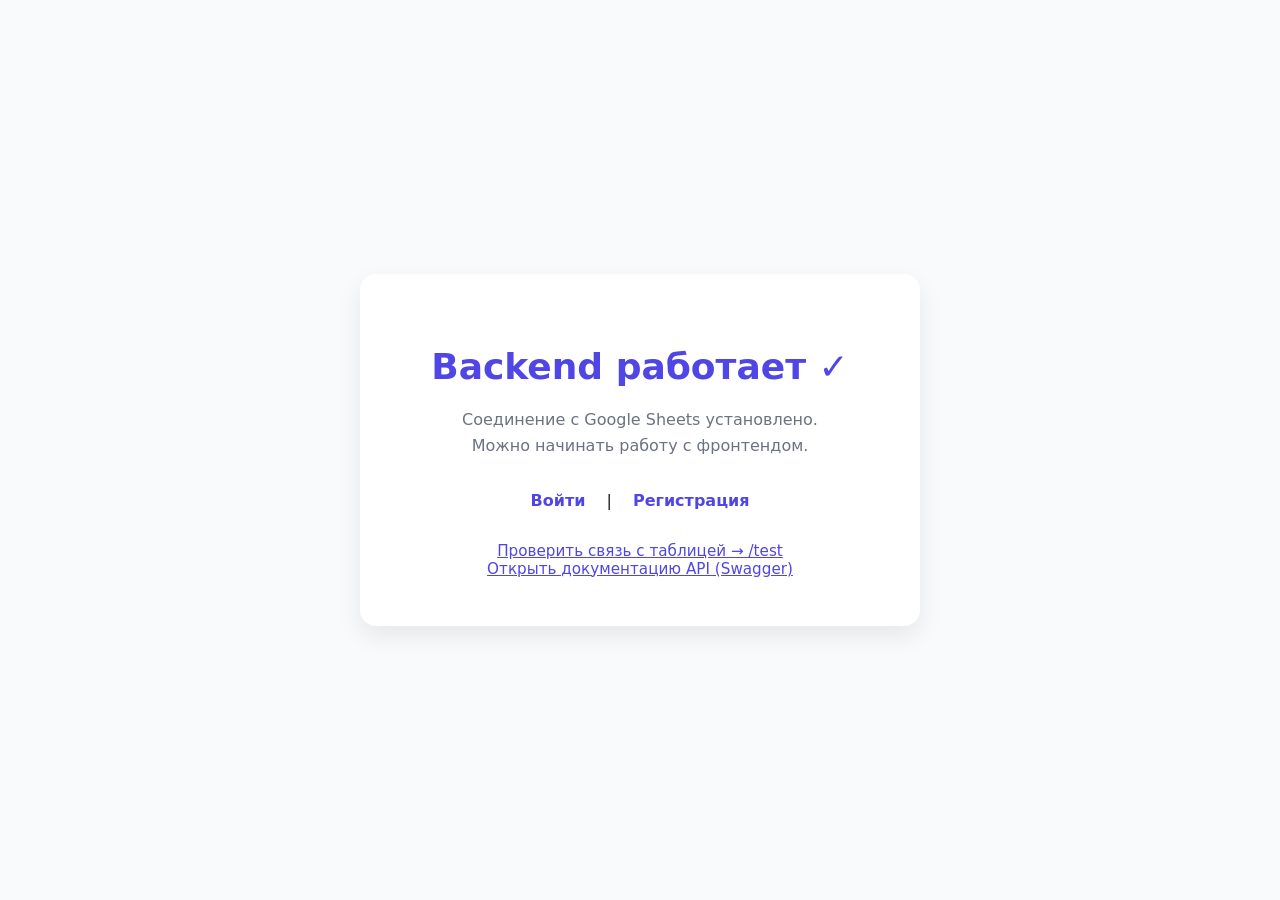
<file: static/index.html>
<!DOCTYPE html>
<html lang="ru">
<head>
  <meta charset="UTF-8">
  <meta name="viewport" content="width=device-width, initial-scale=1.0">
  <title>Marketplace | Добро пожаловать</title>
  <style>
    body {
      font-family: system-ui, -apple-system, sans-serif;
      background: #f9fafb;
      color: #111827;
      margin: 0;
      padding: 0;
      display: flex;
      justify-content: center;
      align-items: center;
      min-height: 100vh;
    }
    .card {
      background: white;
      padding: 3rem 2.5rem;
      border-radius: 1rem;
      box-shadow: 0 10px 25px rgba(0,0,0,0.08);
      max-width: 480px;
      width: 90%;
      text-align: center;
    }
    h1 {
      color: #4f46e5;
      margin-bottom: 1.25rem;
      font-size: 2.25rem;
    }
    p {
      color: #6b7280;
      margin-bottom: 2rem;
      line-height: 1.6;
    }
    .links a {
      color: #4f46e5;
      text-decoration: none;
      font-weight: 600;
      margin: 0 1rem;
      transition: color 0.2s;
    }
    .links a:hover {
      color: #4338ca;
      text-decoration: underline;
    }
    .test-link {
      margin-top: 2rem;
      font-size: 0.95rem;
    }
    .test-link a {
      color: #4f46e5;
    }
  </style>
</head>
<body>
  <div class="card">
    <h1>Backend работает ✓</h1>
    <p>Соединение с Google Sheets установлено.<br>Можно начинать работу с фронтендом.</p>
    
    <div class="links">
      <a href="/static/login.html">Войти</a> |
      <a href="/static/register.html">Регистрация</a>
    </div>

    <div class="test-link">
      <a href="/test">Проверить связь с таблицей → /test</a><br>
      <a href="/docs">Открыть документацию API (Swagger)</a>
    </div>
  </div>
</body>
</html>
</file>
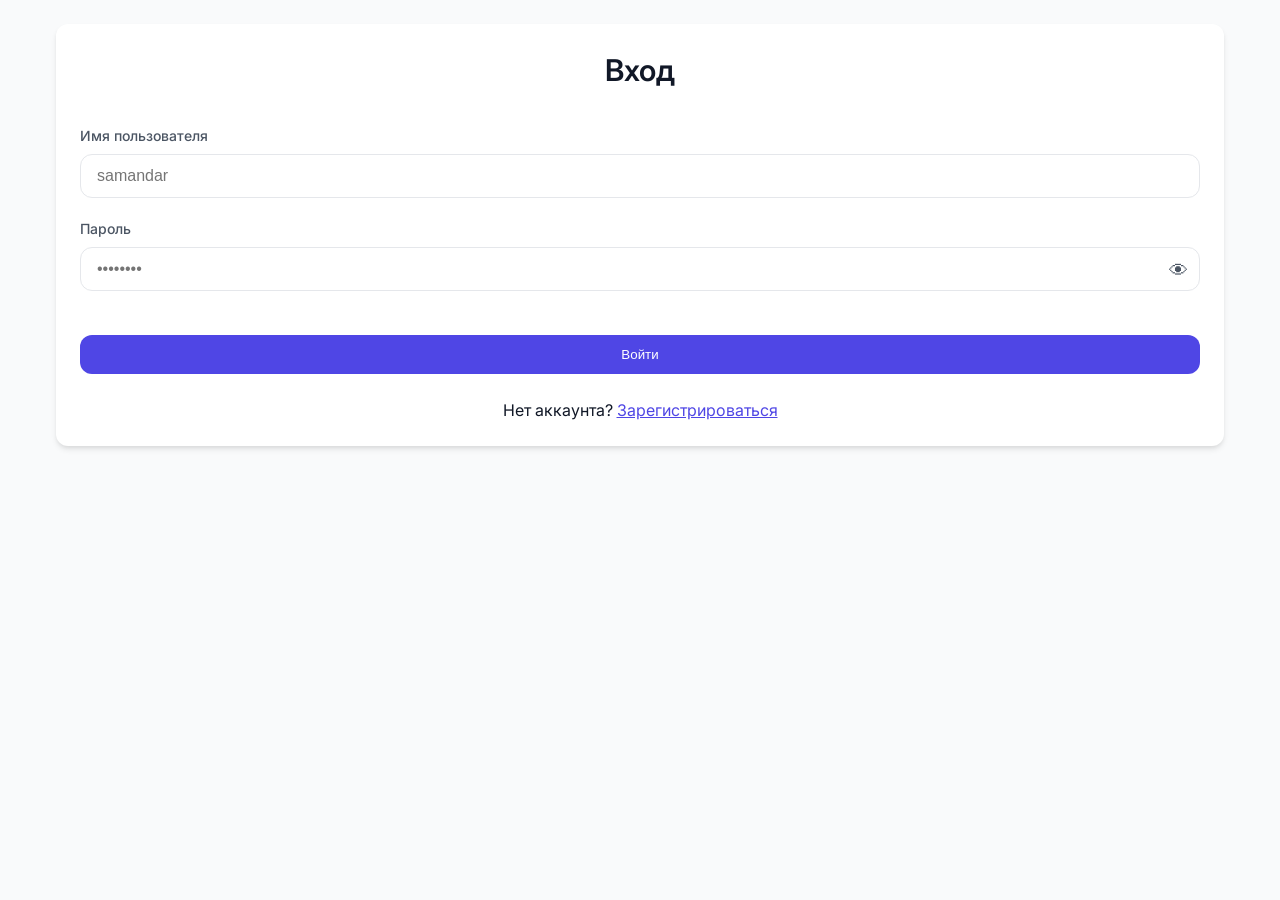
<file: static/customer.html>
<!DOCTYPE html>
<html lang="ru">
<head>
  <meta charset="UTF-8">
  <meta name="viewport" content="width=device-width, initial-scale=1.0">
  <title>Каталог и корзина — Marketplace</title>
  <link rel="stylesheet" href="css/style.css">
  <style>
    .cart-summary { margin-top: 2rem; padding: 1.5rem; background: #f3f4f6; border-radius: var(--radius); }
    .cart-item { display: flex; justify-content: space-between; align-items: center; padding: 0.75rem 0; border-bottom: 1px solid var(--border); }
    .cart-item:last-child { border-bottom: none; }
    .empty-cart { text-align: center; color: var(--text-secondary); padding: 3rem 0; }
  </style>
</head>
<body>
  <div class="container">
    <div class="dashboard-header">
      <h1>Каталог товаров</h1>
      <div style="display:flex; gap:1rem; align-items:center;">
        <button class="btn btn-outline" onclick="viewCart()">Корзина (<span id="cartCount">0</span>)</button>
        <button class="btn btn-outline" onclick="logout()">Выйти</button>
      </div>
    </div>

    <!-- Каталог -->
    <div id="productsGrid" class="card-grid"></div>
    <div id="loader" class="loader" style="margin:3rem auto;"></div>
    <div id="errorMsg" class="error-message" style="text-align:center; display:none;"></div>

    <!-- Модальное окно корзины -->
    <div id="cartModal" style="display:none; position:fixed; inset:0; background:rgba(0,0,0,0.5); z-index:1000; justify-content:center; align-items:center;">
      <div class="card" style="width:90%; max-width:500px; max-height:90vh; overflow-y:auto;">
        <div style="display:flex; justify-content:space-between; align-items:center; margin-bottom:1.5rem;">
          <h2>Ваша корзина</h2>
          <button class="btn btn-outline" onclick="closeCart()">Закрыть</button>
        </div>

        <div id="cartItems"></div>
        <div id="cartEmpty" class="empty-cart" style="display:none;">Корзина пуста</div>

        <div id="cartSummary" class="cart-summary" style="display:none;">
          <div style="display:flex; justify-content:space-between; font-weight:600; margin-bottom:1rem;">
            <span>Итого:</span>
            <span id="totalPrice">0 сум</span>
          </div>
          <button class="btn btn-primary" style="width:100%;" onclick="checkout()">Оформить заказ</button>
        </div>
      </div>
    </div>
  </div>

  <script src="js/main.js"></script>
  <script>
    const customerId = getUserId();
    if (!customerId) window.location.href = 'login.html';

    let cart = JSON.parse(localStorage.getItem('cart')) || [];

    function saveCart() {
      localStorage.setItem('cart', JSON.stringify(cart));
      document.getElementById('cartCount').textContent = cart.length;
    }

    function addToCart(product) {
      const existing = cart.find(item => item.id === product.id);
      if (existing) {
        existing.quantity += 1;
      } else {
        cart.push({ ...product, quantity: 1 });
      }
      saveCart();
      alert('Добавлено в корзину!');
    }

    function removeFromCart(productId) {
      cart = cart.filter(item => item.id !== productId);
      saveCart();
      renderCart();
    }

    function changeQuantity(productId, delta) {
      const item = cart.find(i => i.id === productId);
      if (item) {
        item.quantity = Math.max(1, item.quantity + delta);
        saveCart();
        renderCart();
      }
    }

    function renderCart() {
      const container = document.getElementById('cartItems');
      const emptyEl = document.getElementById('cartEmpty');
      const summaryEl = document.getElementById('cartSummary');

      container.innerHTML = '';
      if (cart.length === 0) {
        emptyEl.style.display = 'block';
        summaryEl.style.display = 'none';
        return;
      }

      emptyEl.style.display = 'none';
      summaryEl.style.display = 'block';

      let total = 0;
      container.innerHTML = cart.map(item => {
        const subtotal = item.price * item.quantity;
        total += subtotal;
        return `
          <div class="cart-item">
            <div>
              <strong>${item.name}</strong><br>
              ${item.price} сум × ${item.quantity} = ${subtotal} сум
            </div>
            <div style="display:flex; gap:0.5rem; align-items:center;">
              <button class="btn btn-outline" style="padding:0.5rem 0.75rem;" onclick="changeQuantity('${item.id}', -1)">-</button>
              <span>${item.quantity}</span>
              <button class="btn btn-outline" style="padding:0.5rem 0.75rem;" onclick="changeQuantity('${item.id}', 1)">+</button>
              <button class="btn btn-danger" style="padding:0.5rem 0.75rem;" onclick="removeFromCart('${item.id}')">×</button>
            </div>
          </div>
        `;
      }).join('');

      document.getElementById('totalPrice').textContent = total + ' сум';
    }

    function viewCart() {
      renderCart();
      document.getElementById('cartModal').style.display = 'flex';
    }

    function closeCart() {
      document.getElementById('cartModal').style.display = 'none';
    }

    async function checkout() {
      if (cart.length === 0) return alert('Корзина пуста');

      if (!confirm('Оформить заказ?')) return;

      try {
        for (const item of cart) {
          // Для простоты: каждый товар — отдельный заказ
          // Можно улучшить: один заказ с несколькими товарами
          const formData = new FormData();
          formData.append('customer_id', customerId);
          formData.append('seller_id', item.seller_id || 'unknown'); // если seller_id есть в продукте
          formData.append('product_id', item.id);
          formData.append('quantity', item.quantity);
          formData.append('total_price', item.price * item.quantity);

          await apiFetch('/api/orders', { method: 'POST', body: formData });
        }

        alert('Заказ(ы) оформлены!');
        cart = [];
        saveCart();
        closeCart();
      } catch (err) {
        alert('Ошибка оформления: ' + err.message);
      }
    }

    // Загрузка каталога
    async function loadProducts() {
      try {
        const data = await apiFetch('/api/products');
        document.getElementById('loader').style.display = 'none';

        const grid = document.getElementById('productsGrid');
        if (data.length === 0) {
          grid.innerHTML = '<p style="text-align:center;">Товаров пока нет</p>';
          return;
        }

        grid.innerHTML = data.map(p => `
          <div class="card product-card">
            ${p.image_url ? `<img src="${p.image_url}" alt="${p.name}">` : ''}
            <div class="content">
              <h3>${p.name}</h3>
              <div class="price">${p.price} сум</div>
              <p>${p.description || 'Без описания'}</p>
              <p style="margin-top:0.5rem;">На складе: ${p.stock}</p>
              <button class="btn btn-primary" style="margin-top:1rem; width:100%;" onclick='addToCart(${JSON.stringify(p)})'>
                В корзину
              </button>
            </div>
          </div>
        `).join('');
      } catch (err) {
        showError('errorMsg', err.message);
        document.getElementById('loader').style.display = 'none';
      }
    }

    window.addEventListener('load', () => {
      loadProducts();
      saveCart(); // обновляем счётчик при загрузке
    });
  </script>
</body>
</html>
</file>
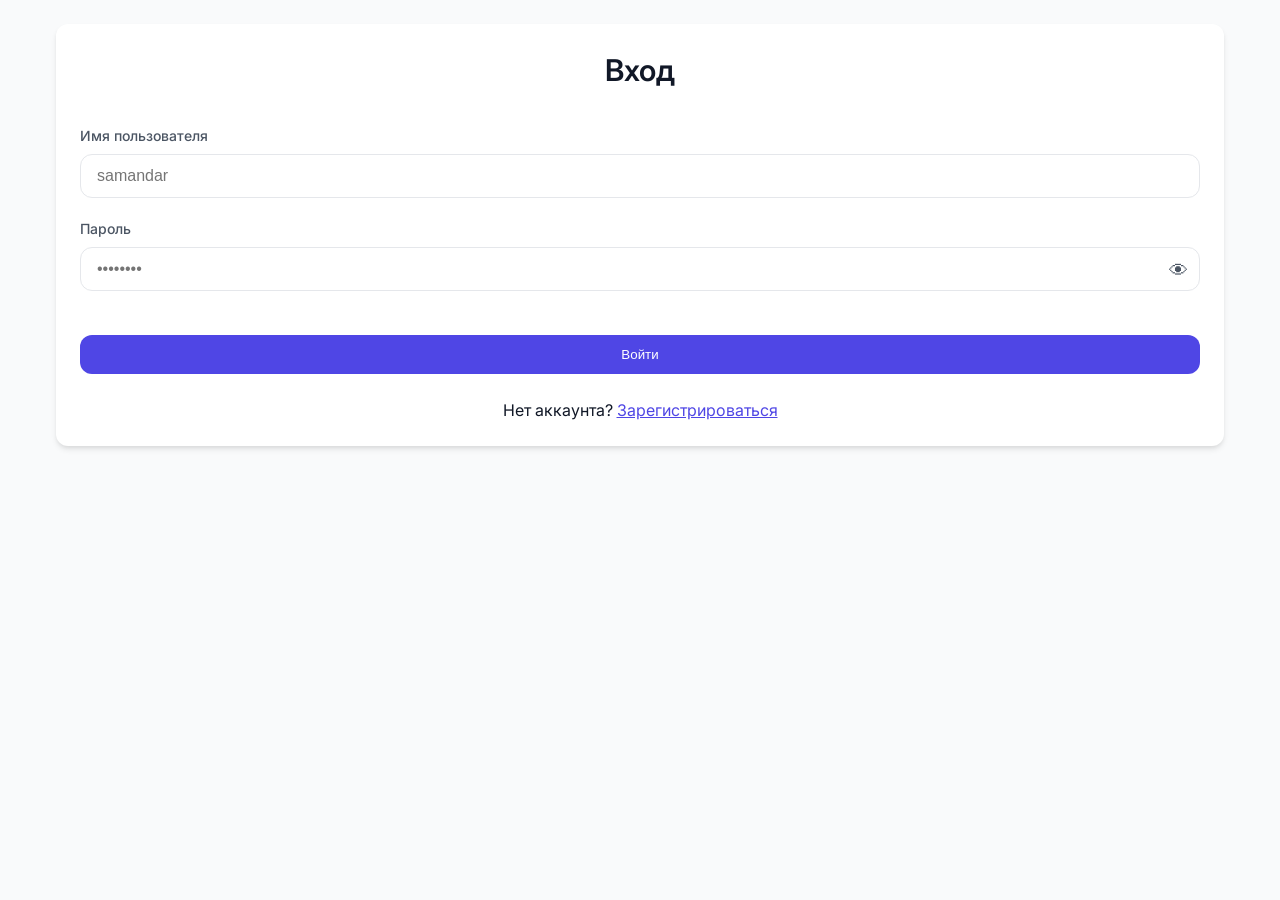
<file: static/login.html>
<!DOCTYPE html>
<html lang="ru">
<head>
  <meta charset="UTF-8">
  <meta name="viewport" content="width=device-width, initial-scale=1.0">
  <title>Вход — Marketplace</title>
  <link rel="stylesheet" href="css/style.css">
  <style>
    .password-wrapper { position: relative; }
    .toggle-password {
      position: absolute;
      right: 12px;
      top: 38px;
      cursor: pointer;
      color: var(--text-secondary);
      font-size: 1.2rem;
      user-select: none;
    }
  </style>
</head>
<body>
  <div class="container">
    <div class="card">
      <h1 style="text-align:center; margin-bottom:2rem;">Вход</h1>

      <form id="loginForm">
        <div class="input-group">
          <label for="username">Имя пользователя</label>
          <input type="text" id="username" required placeholder="samandar">
        </div>

        <div class="input-group password-wrapper">
          <label for="password">Пароль</label>
          <input type="password" id="password" required placeholder="••••••••">
          <span class="toggle-password" onclick="togglePassword('password')">👁</span>
        </div>

        <div id="errorMsg" class="error-message" style="text-align:center;"></div>

        <button type="submit" class="btn btn-primary" style="width:100%; margin-top:1.5rem;">
          Войти
        </button>
      </form>

      <p style="text-align:center; margin-top:1.5rem;">
        Нет аккаунта? <a href="register.html" style="color:var(--accent);">Зарегистрироваться</a>
      </p>
    </div>
  </div>

  <script src="js/main.js"></script>
  <script>
    function togglePassword(id) {
      const input = document.getElementById(id);
      const icon = input.nextElementSibling;
      if (input.type === 'password') {
        input.type = 'text';
        icon.textContent = '🙈';
      } else {
        input.type = 'password';
        icon.textContent = '👁';
      }
    }

    document.getElementById('loginForm').addEventListener('submit', async (e) => {
      e.preventDefault();

      const username = document.getElementById('username').value.trim();
      const password = document.getElementById('password').value;
      const errorEl = document.getElementById('errorMsg');

      errorEl.style.display = 'none';

      try {
        const formData = new FormData();
        formData.append('username', username);
        formData.append('password', password);

        const data = await apiFetch('/api/login', { method: 'POST', body: formData });

        saveUserId(data.user_id);
        window.location.href = data.redirect;
      } catch (err) {
        let msg = err.message;
        if (msg.includes('not found')) msg = 'Пользователь не найден';
        if (msg.includes('password')) msg = 'Неверный пароль';
        errorEl.textContent = msg;
        errorEl.style.display = 'block';
      }
    });
  </script>
</body>
</html>
</file>
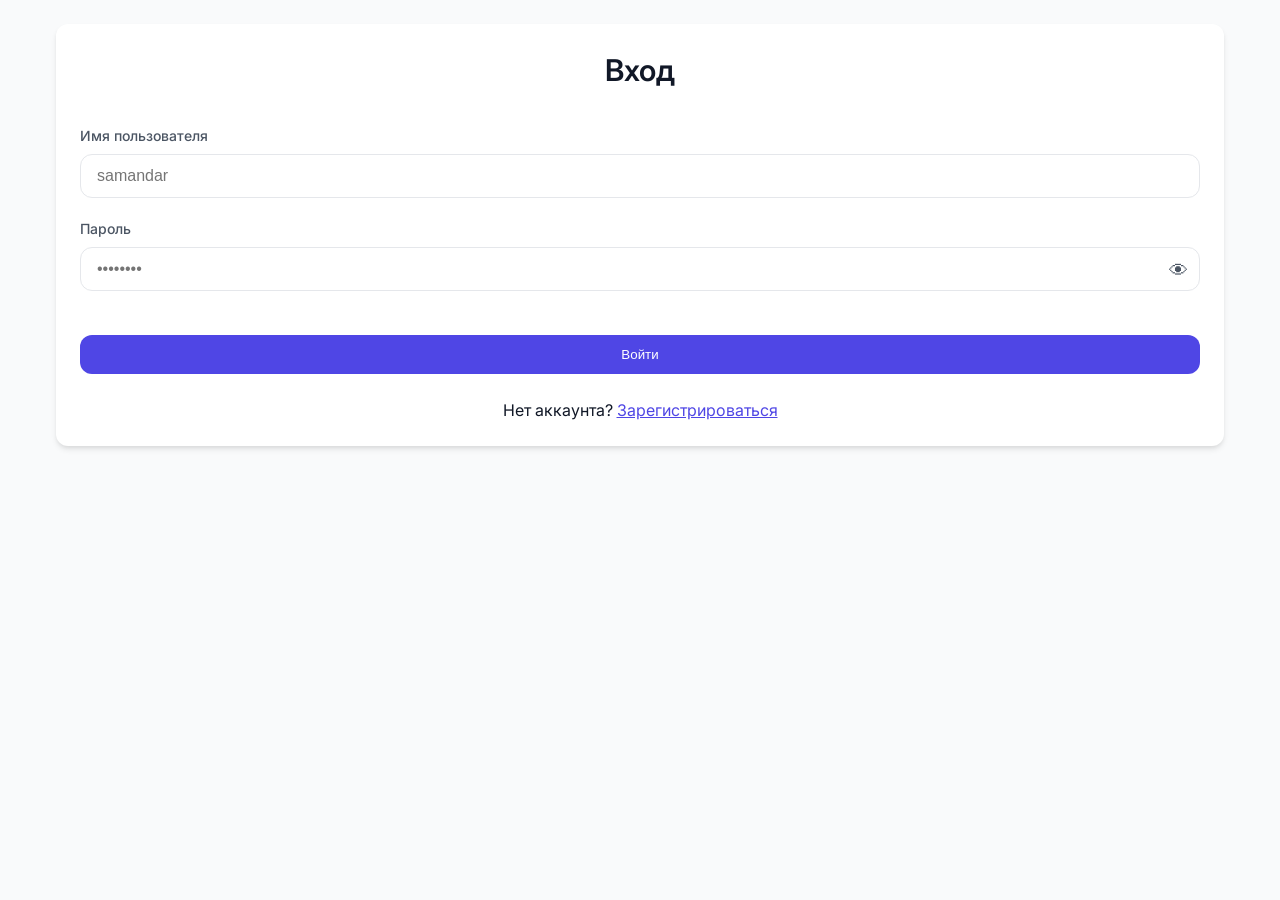
<file: static/logist.html>
<!DOCTYPE html>
<html lang="ru">
<head>
  <meta charset="UTF-8">
  <meta name="viewport" content="width=device-width, initial-scale=1.0">
  <title>Заказы на доставку — Marketplace</title>
  <link rel="stylesheet" href="css/style.css">
  <style>
    .tabs { display: flex; gap: 1rem; margin-bottom: 1.5rem; }
    .tab-btn { padding: 0.75rem 1.5rem; border: none; background: var(--border); color: var(--text-primary); cursor: pointer; border-radius: var(--radius); transition: all 0.2s; }
    .tab-btn.active { background: var(--accent); color: white; }
    #modal { display: none; position: fixed; inset: 0; background: rgba(0,0,0,0.5); z-index: 1000; justify-content: center; align-items: center; }
    .modal-content { background: white; padding: 2rem; border-radius: var(--radius); max-width: 400px; text-align: center; box-shadow: var(--shadow-md); }
    .close-modal { margin-top: 1rem; padding: 0.75rem 1.5rem; background: var(--accent); color: white; border: none; border-radius: var(--radius); cursor: pointer; }
  </style>
</head>
<body>
  <div class="container">
    <div class="dashboard-header">
      <h1>Заказы на доставку</h1>
      <button class="btn btn-outline" onclick="logout()">Выйти</button>
    </div>

    <div class="tabs">
      <button class="tab-btn active" onclick="showTab('new')">Новые заказы</button>
      <button class="tab-btn" onclick="showTab('accepted')">Мои принятые заказы</button>
    </div>

    <div id="loader" class="loader" style="display:block;"></div>
    <div id="ordersList" style="display:none;"></div>
    <div id="errorMsg" class="error-message" style="text-align:center; display:none;"></div>
  </div>

  <!-- Модальное окно после принятия -->
  <div id="modal">
    <div class="modal-content">
      <h2>Вы приняли заказ!</h2>
      <p>Свяжитесь с покупателем и продавцом для деталей доставки:</p>
      <div id="modalContent"></div>
      <button class="close-modal" onclick="document.getElementById('modal').style.display='none'">Закрыть</button>
    </div>
  </div>

  <script src="js/main.js"></script>
  <script>
    const logistId = getUserId();
    if (!logistId) window.location.href = 'login.html';

    let currentTab = 'new';

    function showTab(tab) {
      currentTab = tab;
      document.querySelectorAll('.tab-btn').forEach(btn => btn.classList.remove('active'));
      document.querySelector(`.tab-btn[onclick="showTab('${tab}')"]`).classList.add('active');
      loadOrders();
    }

    async function loadOrders() {
      try {
        const orders = await apiFetch(`/api/orders/logist?logist_id=${logistId}`);
        const container = document.getElementById('ordersList');
        document.getElementById('loader').style.display = 'none';
        container.style.display = 'block';

        if (orders.length === 0) {
          container.innerHTML = '<p style="text-align:center; color:var(--text-secondary);">Нет заказов</p>';
          return;
        }

        const users = await apiFetch('/api/users');
        const products = await apiFetch('/api/products');

        const filtered = currentTab === 'new' 
          ? orders.filter(o => o.status === 'new')
          : orders.filter(o => o.logist_id === logistId);

        if (filtered.length === 0) {
          container.innerHTML = '<p style="text-align:center; color:var(--text-secondary);">Нет заказов в этой вкладке</p>';
          return;
        }

        container.innerHTML = filtered.map(order => {
          const statusClass = {
            'new': 'order-status-new',
            'paid': 'order-status-paid',
            'shipped': 'order-status-shipped',
            'delivered': 'order-status-delivered',
            'cancelled': 'order-status-cancelled'
          }[order.status] || '';

          const buyer = users.find(u => u.ID === order.customer_id) || { username: order.customer_id, phone: 'не указан' };
          const seller = users.find(u => u.ID === order.seller_id) || { username: order.seller_id, phone: 'не указан' };
          const product = products.find(p => p.id === order.product_id) || { name: order.product_id };

          return `
            <div class="card order-item">
              <div style="display:flex;justify-content:space-between;align-items:center;">
                <h3>Заказ #${order.id}</h3>
                <span class="order-status ${statusClass}">${order.status.toUpperCase()}</span>
              </div>
              <p><strong>Покупатель:</strong> ${buyer.username || buyer.full_name || 'ID: ' + order.customer_id} (${buyer.phone})</p>
              <p><strong>Продавец:</strong> ${seller.username || seller.full_name || 'ID: ' + order.seller_id} (${seller.phone})</p>
              <p><strong>Товар:</strong> ${product.name || 'ID: ' + order.product_id}</p>
              <p><strong>Количество:</strong> ${order.quantity} шт.</p>
              <p><strong>Сумма:</strong> ${order.total_price} сум</p>
              <p><strong>Создан:</strong> ${new Date(order.created_at).toLocaleString()}</p>

              <div style="margin-top:1rem; display:flex; gap:0.75rem; flex-wrap:wrap;">
                ${order.status === 'new' ? `
                  <button class="btn btn-primary" onclick="assignOrder('${order.id}', '${buyer.phone}', '${seller.phone}')">Принять заказ</button>
                ` : ''}
                ${order.status === 'paid' || order.status === 'shipped' ? `
                  <button class="btn btn-success" onclick="updateOrderStatus('${order.id}', 'delivered')">Доставлен</button>
                ` : ''}
                ${order.status !== 'delivered' && order.status !== 'cancelled' ? `
                  <button class="btn btn-danger" onclick="updateOrderStatus('${order.id}', 'cancelled')">Отменить</button>
                ` : ''}
              </div>
            </div>
          `;
        }).join('');
      } catch (err) {
        showError('errorMsg', err.message);
        document.getElementById('loader').style.display = 'none';
      }
    }

    async function assignOrder(orderId, buyerPhone, sellerPhone) {
      if (!confirm('Принять заказ?')) return;

      try {
        const params = new URLSearchParams();
        params.append('logist_id', logistId);

        await apiFetch(`/api/orders/${orderId}/assign-logist`, {
          method: 'POST',
          headers: {
            'Content-Type': 'application/x-www-form-urlencoded'
          },
          body: params.toString()  // ← важно: .toString()
        });

        document.getElementById('modalContent').innerHTML = `
          <p><strong>Телефон покупателя:</strong> ${buyerPhone}</p>
          <p><strong>Телефон продавца:</strong> ${sellerPhone}</p>
        `;
        document.getElementById('modal').style.display = 'flex';

        loadOrders();
      } catch (err) {
        alert('Ошибка: ' + err.message);
      }
    }

    async function updateOrderStatus(orderId, newStatus) {
      if (!confirm(`Статус → ${newStatus}?`)) return;

      try {
        const params = new URLSearchParams();
        params.append('status', newStatus);

        await apiFetch(`/api/orders/${orderId}/status`, {
          method: 'POST',
          headers: { 'Content-Type': 'application/x-www-form-urlencoded' },
          body: params.toString()
        });

        alert('Статус обновлён!');
        loadOrders();
      } catch (err) {
        alert('Ошибка: ' + err.message);
      }
    }

    window.addEventListener('load', loadOrders);
  </script>
</body>
</html>
</file>
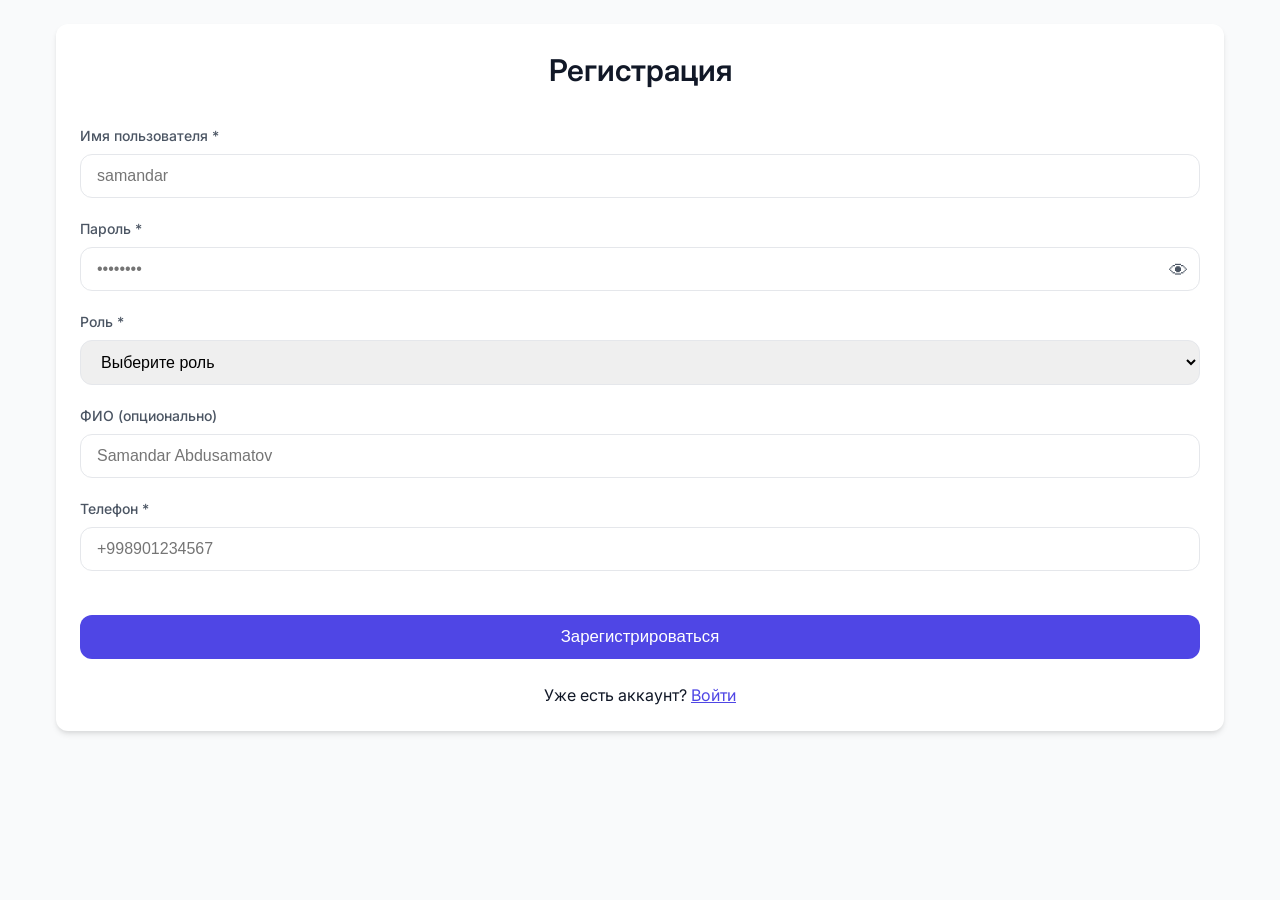
<file: static/register.html>
<!DOCTYPE html>
<html lang="ru">
<head>
  <meta charset="UTF-8">
  <meta name="viewport" content="width=device-width, initial-scale=1.0">
  <title>Регистрация — Marketplace</title>
  <link rel="stylesheet" href="css/style.css">
  <style>
    .password-wrapper { position: relative; }
    .toggle-password {
      position: absolute;
      right: 12px;
      top: 38px;
      cursor: pointer;
      color: var(--text-secondary);
      font-size: 1.2rem;
      user-select: none;
    }
  </style>
</head>
<body>
  <div class="container">
    <div class="card">
      <h1 style="text-align:center; margin-bottom:2rem;">Регистрация</h1>

      <form id="registerForm">
        <div class="input-group">
          <label for="username">Имя пользователя *</label>
          <input type="text" id="username" required minlength="3" placeholder="samandar">
        </div>

        <div class="input-group password-wrapper">
          <label for="password">Пароль *</label>
          <input type="password" id="password" required minlength="6" placeholder="••••••••">
          <span class="toggle-password" onclick="togglePassword('password')">👁</span>
        </div>

        <div class="input-group">
          <label for="role">Роль *</label>
          <select id="role" required>
            <option value="" disabled selected>Выберите роль</option>
            <option value="customer">Покупатель</option>
            <option value="seller">Продавец</option>
            <option value="logist">Логист</option>
          </select>
        </div>

        <div class="input-group">
          <label for="full_name">ФИО (опционально)</label>
          <input type="text" id="full_name" placeholder="Samandar Abdusamatov">
        </div>

        <div class="input-group">
          <label for="phone">Телефон *</label>
          <input type="tel" id="phone" required placeholder="+998901234567">
        </div>

        <div id="errorMsg" class="error-message" style="text-align:center;"></div>
        <div id="successMsg" class="success-message" style="display:none;"></div>

        <button type="submit" class="btn btn-primary" style="width:100%; margin-top:1.5rem; font-size:1.05rem;">
          Зарегистрироваться
        </button>
      </form>

      <p style="text-align:center; margin-top:1.5rem;">
        Уже есть аккаунт? <a href="login.html" style="color:var(--accent);">Войти</a>
      </p>
    </div>
  </div>

  <script src="js/main.js"></script>
  <script>
    function togglePassword(id) {
      const input = document.getElementById(id);
      const icon = input.nextElementSibling;
      if (input.type === 'password') {
        input.type = 'text';
        icon.textContent = '🙈';
      } else {
        input.type = 'password';
        icon.textContent = '👁';
      }
    }

    document.getElementById('registerForm').addEventListener('submit', async (e) => {
      e.preventDefault();

      const username = document.getElementById('username').value.trim();
      const password = document.getElementById('password').value;
      const role = document.getElementById('role').value;
      const full_name = document.getElementById('full_name').value.trim();
      const phone = document.getElementById('phone').value.trim();

      const errorEl = document.getElementById('errorMsg');
      const successEl = document.getElementById('successMsg');

      errorEl.style.display = 'none';
      successEl.style.display = 'none';

      if (username.length < 3) {
        errorEl.textContent = 'Имя пользователя минимум 3 символа';
        errorEl.style.display = 'block';
        return;
      }
      if (password.length < 6) {
        errorEl.textContent = 'Пароль минимум 6 символов';
        errorEl.style.display = 'block';
        return;
      }
      if (!role) {
        errorEl.textContent = 'Выберите роль';
        errorEl.style.display = 'block';
        return;
      }
      if (!phone.match(/^\+998[0-9]{9}$/)) {
        errorEl.textContent = 'Телефон: +998XXXXXXXXX';
        errorEl.style.display = 'block';
        return;
      }

      try {
        const formData = new FormData();
        formData.append('username', username);
        formData.append('password', password);
        formData.append('role', role);
        formData.append('full_name', full_name);
        formData.append('phone', phone);

        await apiFetch('/api/register', { method: 'POST', body: formData });

        successEl.textContent = 'Регистрация успешна! Перенаправляем...';
        successEl.style.display = 'block';

        setTimeout(() => window.location.href = 'login.html', 2000);
      } catch (err) {
        let msg = err.message;
        if (msg.includes('already exists')) msg = 'Такой username занят';
        if (msg.includes('72 bytes')) msg = 'Пароль слишком длинный';
        errorEl.textContent = msg;
        errorEl.style.display = 'block';
      }
    });
  </script>
</body>
</html>
</file>
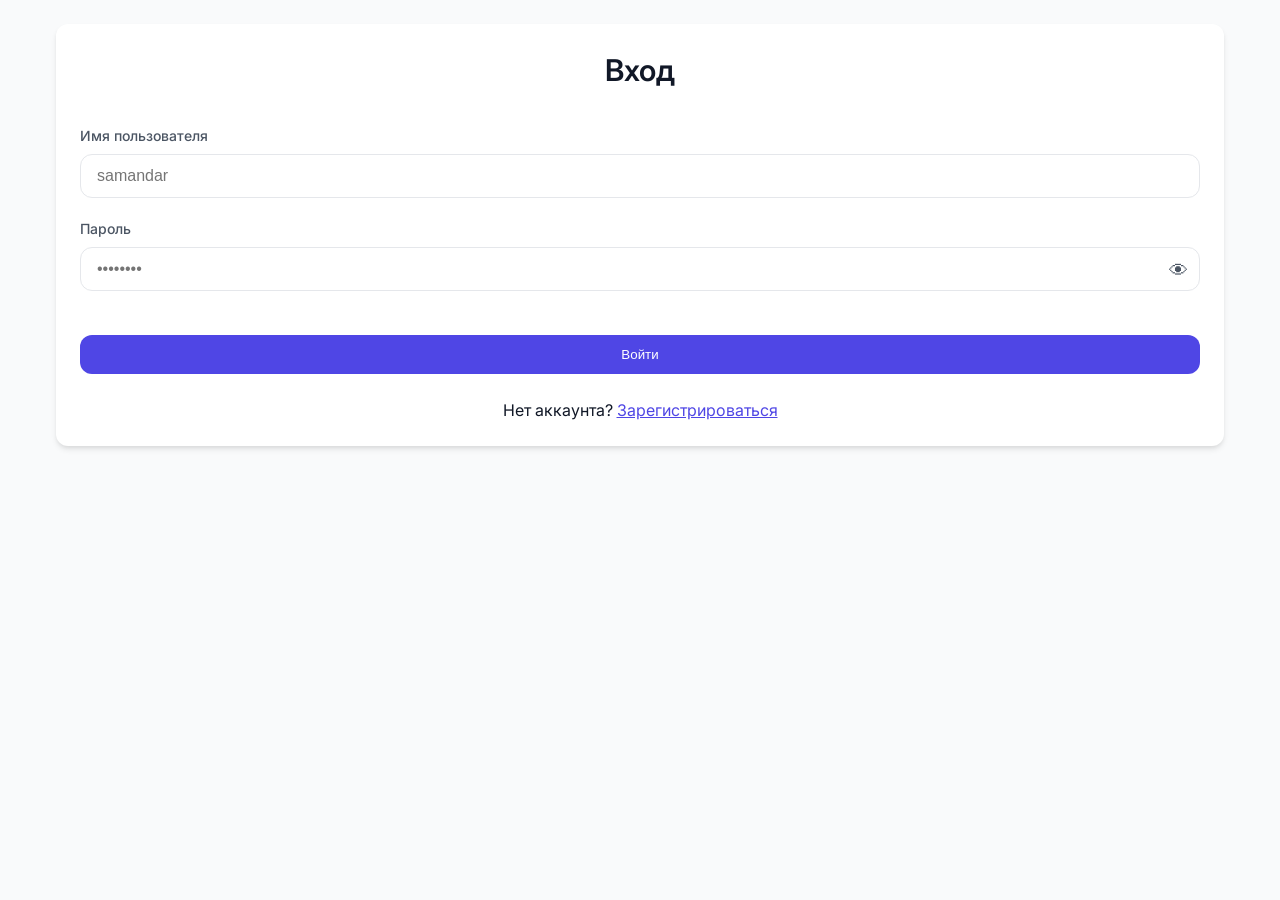
<file: static/seller.html>
<!DOCTYPE html>
<html lang="ru">
<head>
  <meta charset="UTF-8">
  <meta name="viewport" content="width=device-width, initial-scale=1.0">
  <title>Мои товары — Marketplace</title>
  <link rel="stylesheet" href="css/style.css">
</head>
<body>
  <div class="container">
    <div class="dashboard-header">
      <h1>Мои товары</h1>
      <button class="btn btn-outline" onclick="logout()">Выйти</button>
    </div>

    <!-- Форма добавления товара -->
    <div class="card">
      <h2>Добавить новый товар</h2>
      <form id="addProductForm">
        <div class="input-group">
          <label for="name">Название товара *</label>
          <input type="text" id="name" required placeholder="Например: Беспроводные наушники">
        </div>

        <div class="input-group">
          <label for="price">Цена (сум) *</label>
          <input type="number" id="price" required min="1" step="1" placeholder="150000">
        </div>

        <div class="input-group">
          <label for="description">Описание</label>
          <textarea id="description" rows="3" placeholder="Короткое описание товара..."></textarea>
        </div>

        <div class="input-group">
          <label for="stock">Количество на складе *</label>
          <input type="number" id="stock" required min="0" step="1" value="10">
        </div>

        <div class="input-group">
          <label for="image_url">Ссылка на картинку (опционально)</label>
          <input type="url" id="image_url" placeholder="https://example.com/image.jpg">
        </div>

        <div id="addError" class="error-message" style="text-align:center;"></div>
        <div id="addSuccess" class="success-message" style="display:none;"></div>

        <button type="submit" class="btn btn-primary" style="width:100%;">
          Добавить товар
        </button>
      </form>
    </div>

    <!-- Список моих товаров -->
    <h2 style="margin-top:2.5rem;">Ваши товары</h2>
    <div id="loader" class="loader" style="display:block;"></div>
    <div id="productsGrid" class="card-grid" style="display:none;"></div>
    <div id="listError" class="error-message" style="text-align:center; display:none;"></div>
  </div>

  <script src="js/main.js"></script>
  <script>
    const sellerId = getUserId();

    if (!sellerId) {
      window.location.href = 'login.html';
    }

    // Загрузка списка товаров продавца
    async function loadMyProducts() {
      try {
        const data = await apiFetch(`/api/products/my?seller_id=${sellerId}`);
        const grid = document.getElementById('productsGrid');
        const loader = document.getElementById('loader');
        loader.style.display = 'none';
        grid.style.display = 'grid';

        if (data.length === 0) {
          grid.innerHTML = '<p style="grid-column:1/-1;text-align:center;">У вас пока нет товаров</p>';
          return;
        }

        grid.innerHTML = data.map(p => `
          <div class="card product-card">
            ${p.image_url ? `<img src="${p.image_url}" alt="${p.name}" style="border-radius:var(--radius)">` : ''}
            <div class="content">
              <h3>${p.name}</h3>
              <div class="price">${p.price} сум</div>
              <p style="font-size:0.9rem;color:var(--text-secondary);">${p.description || 'Без описания'}</p>
              <div style="margin-top:0.75rem;font-size:0.9rem;">
                На складе: <strong>${p.stock}</strong>
              </div>
            </div>
          </div>
        `).join('');
      } catch (err) {
        showError('listError', err.message);
        document.getElementById('loader').style.display = 'none';
      }
    }

    // Добавление товара
    document.getElementById('addProductForm').addEventListener('submit', async (e) => {
      e.preventDefault();

      const name = document.getElementById('name').value.trim();
      const price = parseFloat(document.getElementById('price').value);
      const description = document.getElementById('description').value.trim();
      const stock = parseInt(document.getElementById('stock').value);
      const image_url = document.getElementById('image_url').value.trim();

      const errorEl = document.getElementById('addError');
      const successEl = document.getElementById('addSuccess');

      errorEl.style.display = 'none';
      successEl.style.display = 'none';

      if (!name || isNaN(price) || isNaN(stock)) {
        showError('addError', 'Заполните обязательные поля корректно');
        return;
      }

      try {
        const formData = new FormData();
        formData.append('seller_id', sellerId);
        formData.append('name', name);
        formData.append('price', price);
        formData.append('description', description);
        formData.append('stock', stock);
        formData.append('image_url', image_url);

        await apiFetch('/api/products', { method: 'POST', body: formData });

        successEl.textContent = 'Товар успешно добавлен!';
        successEl.style.display = 'block';

        // Очистка формы
        document.getElementById('addProductForm').reset();

        // Перезагрузка списка
        loadMyProducts();
      } catch (err) {
        showError('addError', err.message);
      }
    });

    function logout() {
      localStorage.removeItem('user_id');
      window.location.href = 'login.html';
    }

    // Загрузка при открытии страницы
    window.addEventListener('load', loadMyProducts);
  </script>
</body>
</html>
</file>
<file: static/css/style.css>
/* static/css/style.css */

@import url('https://fonts.googleapis.com/css2?family=Inter:wght@300;400;500;600;700&display=swap');

:root {
  --bg: #f9fafb;
  --surface: #ffffff;
  --text-primary: #111827;
  --text-secondary: #4b5563;
  --accent: #4f46e5;           /* indigo-600 */
  --accent-hover: #4338ca;
  --border: #e5e7eb;
  --error: #ef4444;
  --success: #10b981;
  --warning: #f59e0b;
  --shadow-sm: 0 1px 3px rgba(0,0,0,0.1);
  --shadow-md: 0 4px 6px -1px rgba(0,0,0,0.1), 0 2px 4px -1px rgba(0,0,0,0.06);
  --radius: 0.75rem;
}

* { margin:0; padding:0; box-sizing:border-box; }

body {
  font-family: 'Inter', system-ui, sans-serif;
  background: var(--bg);
  color: var(--text-primary);
  line-height: 1.5;
  min-height: 100vh;
}

.container { max-width: 1200px; margin: 0 auto; padding: 1.5rem 1rem; }

.card {
  background: var(--surface);
  border-radius: var(--radius);
  box-shadow: var(--shadow-md);
  padding: 1.5rem;
  margin-bottom: 1.5rem;
}

h1, h2, h3 { font-weight: 600; margin-bottom: 1rem; }
h1 { font-size: 1.875rem; }
h2 { font-size: 1.5rem; }
h3 { font-size: 1.25rem; }

.btn {
  display: inline-flex;
  align-items: center;
  justify-content: center;
  padding: 0.75rem 1.5rem;
  border-radius: var(--radius);
  font-weight: 500;
  cursor: pointer;
  transition: all 0.2s ease;
  border: none;
}

.btn-primary    { background: var(--accent); color: white; }
.btn-primary:hover { background: var(--accent-hover); transform: translateY(-1px); }
.btn-success    { background: var(--success); color: white; }
.btn-warning    { background: var(--warning); color: white; }
.btn-danger     { background: var(--error); color: white; }
.btn-outline    { background: transparent; border: 1px solid var(--border); color: var(--text-primary); }
.btn-outline:hover { background: rgba(0,0,0,0.03); }

.input-group { margin-bottom: 1.25rem; }
label { display: block; margin-bottom: 0.5rem; font-size: 0.875rem; font-weight: 500; color: var(--text-secondary); }
input, textarea, select {
  width: 100%;
  padding: 0.75rem 1rem;
  border: 1px solid var(--border);
  border-radius: var(--radius);
  font-size: 1rem;
  transition: all 0.2s ease;
}
input:focus, textarea:focus, select:focus {
  outline: none;
  border-color: var(--accent);
  box-shadow: 0 0 0 3px rgba(79,70,229,0.1);
}

.error-message { color: var(--error); font-size: 0.8125rem; margin-top: 0.375rem; display: none; }
.success-message { color: var(--success); font-size: 0.875rem; margin-top: 1rem; text-align: center; }

.loader { border: 4px solid #f3f3f3; border-top: 4px solid var(--accent); border-radius: 50%; width: 32px; height: 32px; animation: spin 1s linear infinite; margin: 2rem auto; }
@keyframes spin { 0% { transform: rotate(0deg); } 100% { transform: rotate(360deg); } }

.dashboard-header {
  display: flex;
  justify-content: space-between;
  align-items: center;
  margin-bottom: 2rem;
  flex-wrap: wrap;
  gap: 1rem;
}

.card-grid {
  display: grid;
  gap: 1.25rem;
}

@media (min-width: 640px) { .card-grid { grid-template-columns: repeat(2, 1fr); } }
@media (min-width: 1024px) { .card-grid { grid-template-columns: repeat(3, 1fr); } }

.product-card img {
  width: 100%;
  height: 180px;
  object-fit: cover;
  border-radius: var(--radius) var(--radius) 0 0;
}

.product-card .content { padding: 1rem; }
.product-card .price { font-size: 1.25rem; font-weight: 600; color: var(--accent); margin: 0.5rem 0; }
.product-card .actions { margin-top: 1rem; display: flex; gap: 0.75rem; }

.order-item {
  border-bottom: 1px solid var(--border);
  padding: 1rem 0;
}
.order-item:last-child { border-bottom: none; }
.order-status { font-weight: 600; padding: 0.25rem 0.75rem; border-radius: 9999px; font-size: 0.875rem; }
.order-status-new     { background: #fef3c7; color: #92400e; }
.order-status-paid    { background: #d1fae5; color: #065f46; }
.order-status-shipped { background: #dbeafe; color: #1e40af; }
.order-status-delivered { background: #ecfdf5; color: #065f46; }
.order-status-cancelled { background: #fee2e2; color: #991b1b; }
</file>
